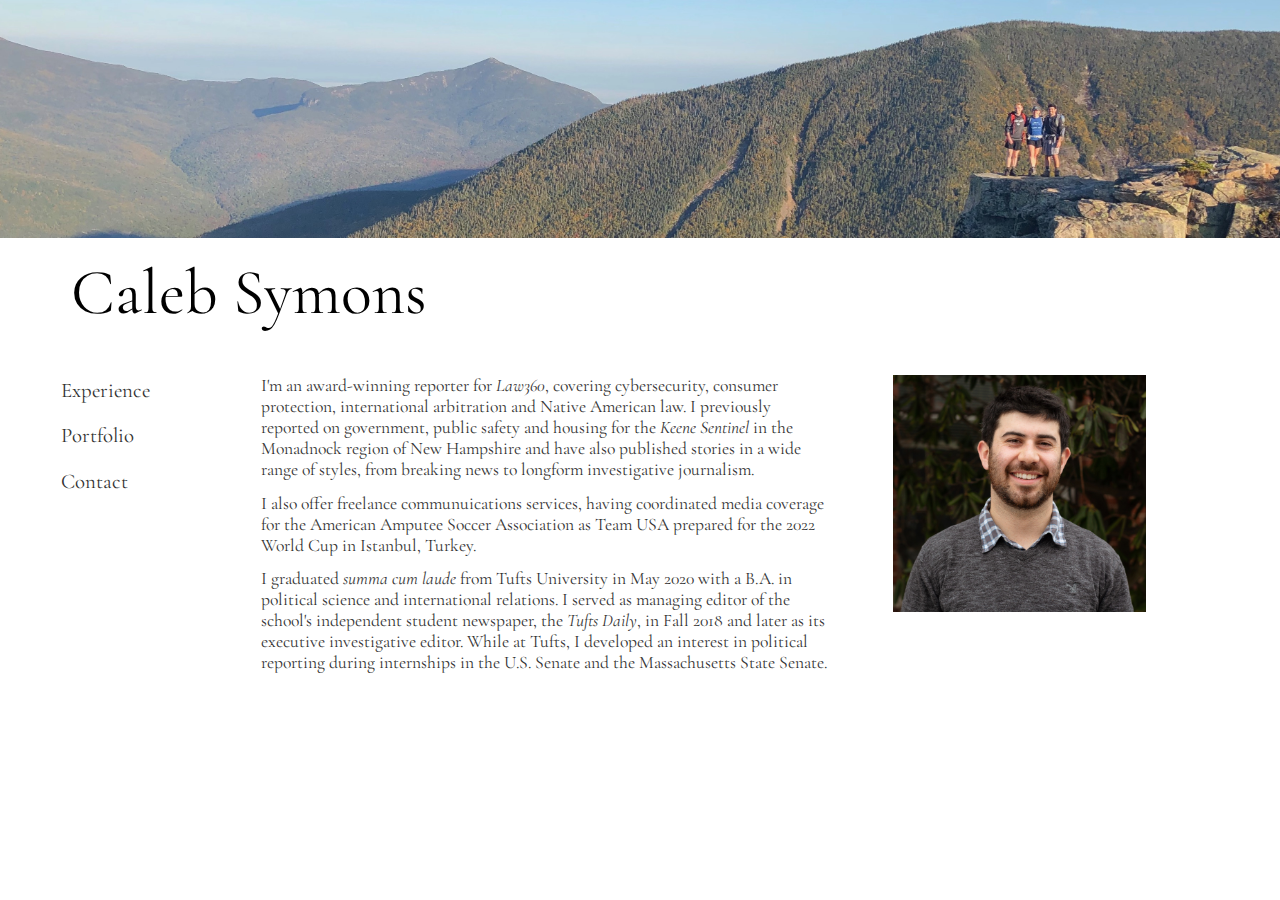
<file: index.html>
<!DOCTYPE html>
<html>
<head>
<title>Caleb Symons</title>
<link href="https://fonts.googleapis.com/css2?family=Cormorant+Garamond:ital,wght@0,300;0,400;0,700;1,500;1,700&display=swap" rel="stylesheet">
<link href="https://fonts.googleapis.com/css2?family=Raleway:wght@400;500&display=swap" rel="stylesheet">
<link rel='icon' href='https://static.thenounproject.com/png/372615-200.png' type='image/x-icon'/ >
<link rel="stylesheet" type="text/css" href="caleb.css">
<script type="text/javascript" src="sticky.js"></script>
</head>
<body>
  <div id="topbar"></div>
  <div id="caleb" class="blank"><a href="/">Caleb Symons</a></div>
  <div id="sidebar" class="main">
    <a href="/experience"><div class="line"></div>Experience</a>
    <a href="/portfolio"><div class="line"></div>Portfolio</a>
    <a href="/contact"><div class="line"></div>Contact</a>
  </div>
  <img id="prof" src="CalebSymons_headshot.jpeg"/>
  <div id="text">
    <p>I'm an award-winning reporter for <i>Law360</i>, covering cybersecurity, consumer protection, international arbitration and Native American law. I previously reported on government, public safety and housing for the <i>Keene Sentinel</i> in the Monadnock region of New Hampshire and have also published stories in a wide range of styles, from breaking news to longform investigative journalism.</p>
    <p>I also offer freelance communuications services, having coordinated media coverage for the American Amputee Soccer Association as Team USA prepared for the 2022 World Cup in Istanbul, Turkey.<p>
    <p>I graduated <i>summa cum laude</i> from Tufts University in May 2020 with a B.A. in political science and international relations. I served as managing editor of the school's independent student newspaper, the <i>Tufts Daily</i>, in Fall 2018 and later as its executive investigative editor. While at Tufts, I developed an interest in political reporting during internships in the U.S. Senate and the Massachusetts State Senate.</p>
  </div>
</body>
</html>
</file>
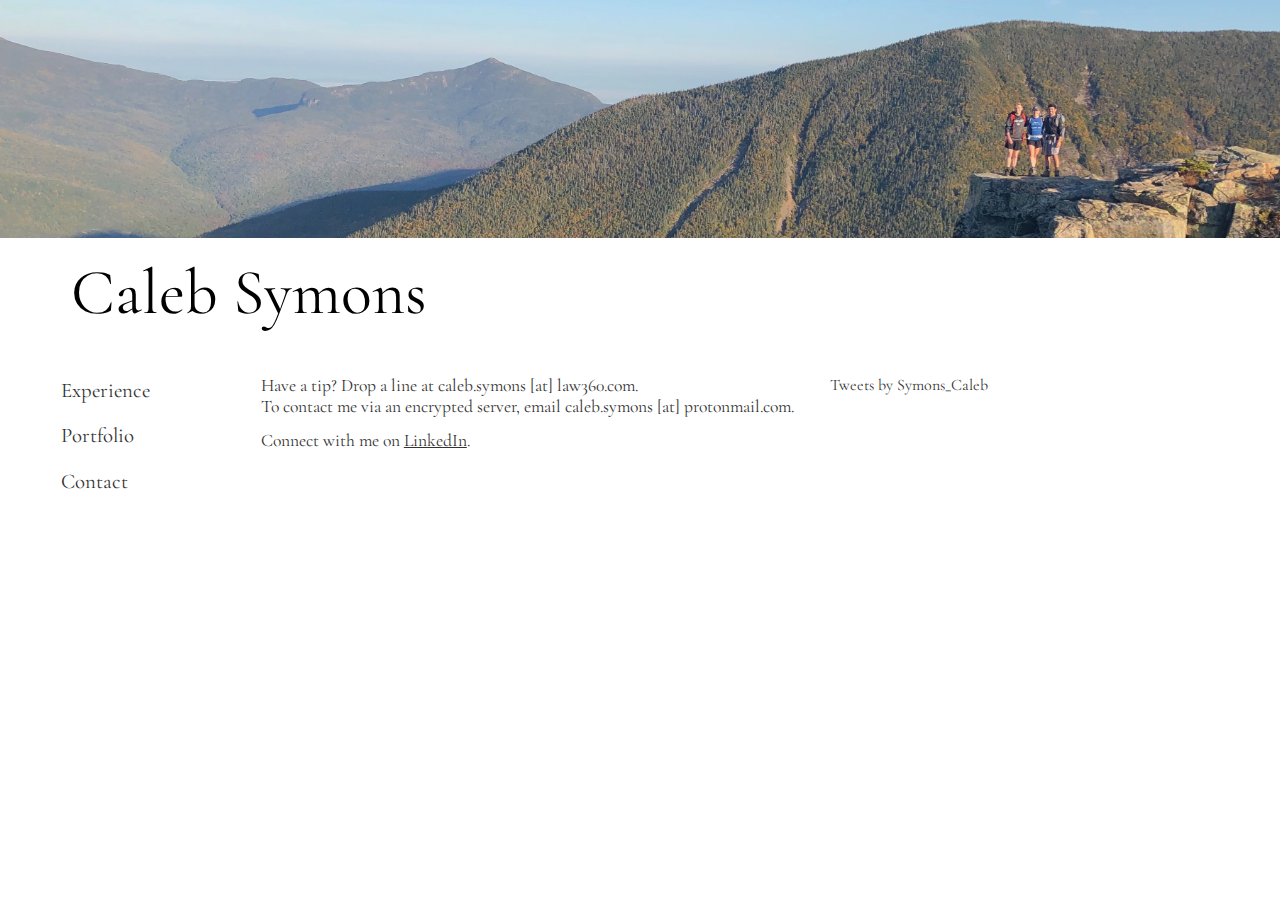
<file: contact.html>
<!DOCTYPE html>
<html>
<head>
<title>Caleb Symons</title>
<link href="https://fonts.googleapis.com/css2?family=Cormorant+Garamond:ital,wght@0,300;0,400;0,700;1,500;1,700&display=swap" rel="stylesheet">
<link href="https://fonts.googleapis.com/css2?family=Raleway:wght@400;500&display=swap" rel="stylesheet">
<link rel='icon' href='https://static.thenounproject.com/png/372615-200.png' type='image/x-icon'/ >
<link rel="stylesheet" type="text/css" href="caleb.css">

</head>
<body>
  <div id="topbar"></div>

  <div id="caleb" class="blank"><a href="/">Caleb Symons</a></div>
  <div id="sidebar">
    <a href="/experience"><div class="line"></div>Experience</a>
    <a href="/portfolio"><div class="line"></div>Portfolio</a>
    <a href="/contact"><div class="line"></div>Contact</a>
  </div>
  <div id="bin">
  <div id="contact">
    Have a tip? Drop a line at caleb.symons [at] law360.com</a>.
    <br>
    To contact me via an encrypted server, email caleb.symons [at] protonmail.com</a>.
    <p>Connect with me on <a href="https://www.linkedin.com/in/caleb-symons-663068136/">LinkedIn</a>.</p>
    </div>
    <div id="twitter"><a class="twitter-timeline" data-width="350" data-height="450" data-dnt="true" data-theme="dark" href="https://twitter.com/Symons_Caleb?ref_src=twsrc%5Etfw">Tweets by Symons_Caleb</a> <script async src="https://platform.twitter.com/widgets.js" charset="utf-8"></script></div>
  </div>
</body>
<script type="text/javascript" src="https://github.com/calebsymons2/calebsymons2.github.io/blob/master/sticky.js"></script>
</html>
</file>
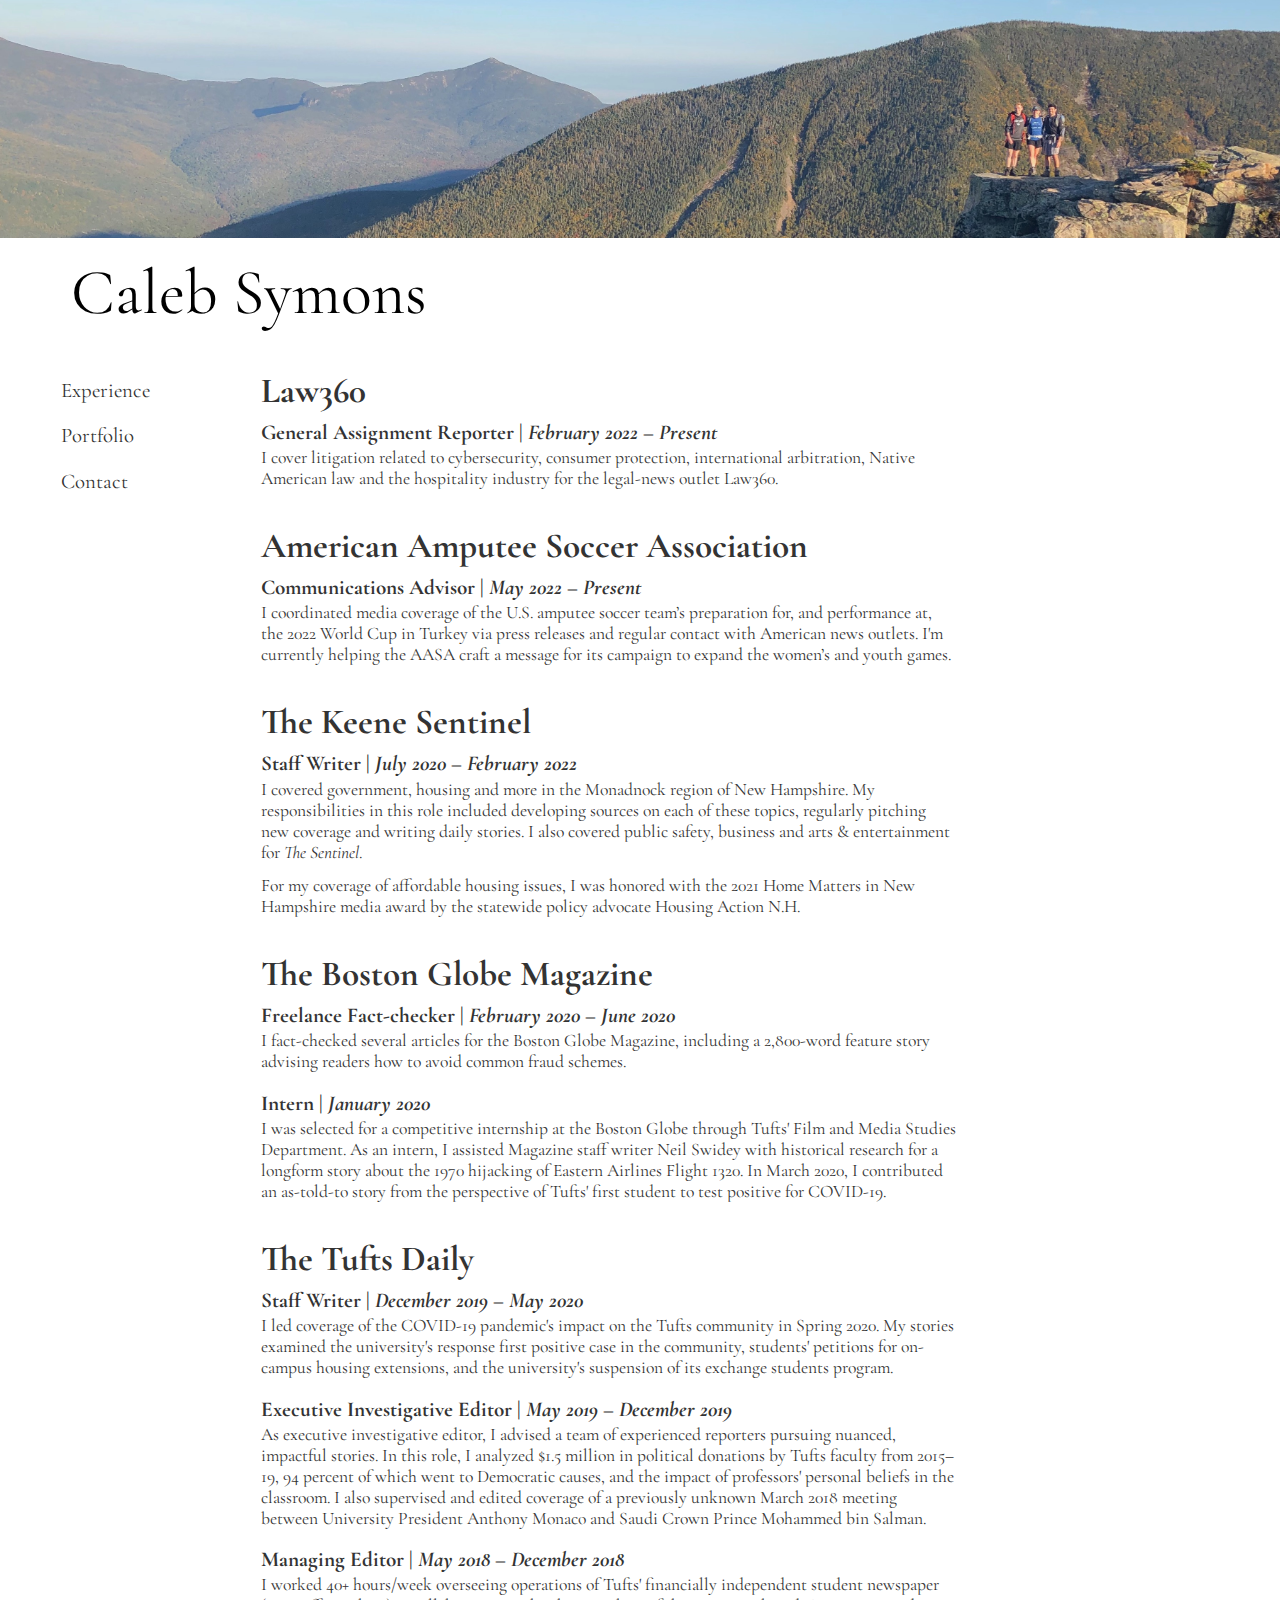
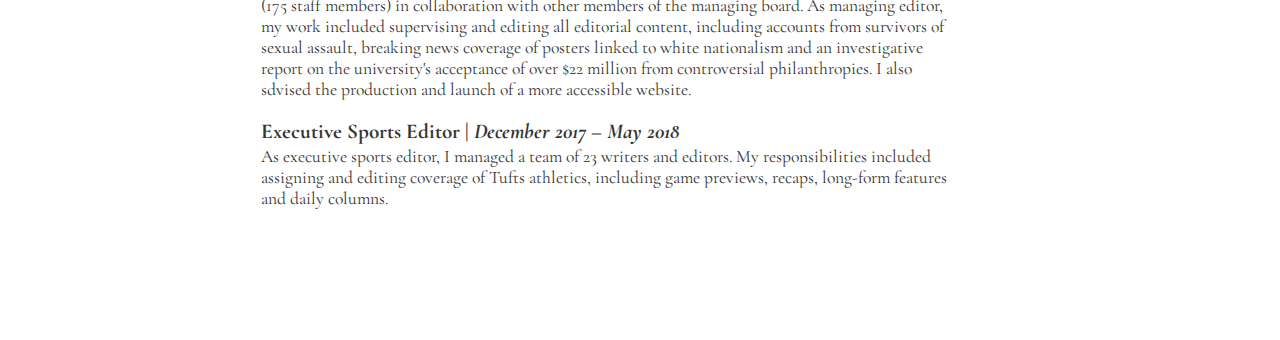
<file: experience.html>
<!DOCTYPE html>
<html>
<head>
<title>Caleb Symons</title>
<link href="https://fonts.googleapis.com/css2?family=Cormorant+Garamond:ital,wght@0,300;0,400;0,700;1,500;1,700&display=swap" rel="stylesheet">
<link href="https://fonts.googleapis.com/css2?family=Raleway:wght@400;500&display=swap" rel="stylesheet">
<link rel='icon' href='https://static.thenounproject.com/png/372615-200.png' type='image/x-icon'/ >
<link rel="stylesheet" type="text/css" href="caleb.css">
<style type="text/css">.name {width:100%;top:0;padding-top:5%;}</style>
</head>
<body>
  <div id="topbar"></div>
  <div id="caleb" class="blank"><a href="/">Caleb Symons</a></div>
  <div id="sidebar">
    <a href="/experience"><div class="line"></div>Experience</a>
    <a href="/portfolio"><div class="line"></div>Portfolio</a>
    <a href="/contact"><div class="line"></div>Contact</a>
  </div>
  <div id="exp_text">
      <h1>Law360</h1>
         <h2>General Assignment Reporter | <i>February 2022 &ndash; Present</i></h2>I cover litigation related to cybersecurity, consumer protection, international arbitration, Native American law and the hospitality industry for the legal-news outlet Law360.
      <h1>American Amputee Soccer Association</h1>
         <h2>Communications Advisor | <i>May 2022 &ndash; Present</i></h2>I coordinated media coverage of the U.S. amputee soccer team’s preparation for, and performance at, the 2022 World Cup in Turkey via press releases and regular contact with American news outlets. I'm currently helping the AASA craft a message for its campaign to expand the women’s and youth games. 
      <h1>The Keene Sentinel</h1>
        <h2>Staff Writer | <i>July 2020 &ndash; February 2022</i></h2>I covered government, housing and more in the Monadnock region of New Hampshire. My responsibilities in this role included developing sources on each of these topics, regularly pitching new coverage and writing daily stories. I also covered public safety, business and arts & entertainment for <i>The Sentinel</i>.<p>For my coverage of affordable housing issues, I was honored with the 2021 Home Matters in New Hampshire media award by the statewide policy advocate Housing Action N.H.
      <h1>The Boston Globe Magazine</h1>
        <h2>Freelance Fact-checker | <i>February 2020 &ndash; June 2020</i></h2>I fact-checked several articles for the Boston Globe Magazine, including a 2,800-word feature story advising readers how to avoid common fraud schemes.
        <h2>Intern | <i>January 2020</i></h2>I was selected for a competitive internship at the Boston Globe through Tufts' Film and Media Studies Department. As an intern, I assisted Magazine staff writer Neil Swidey with historical research for a longform story about the 1970 hijacking of Eastern Airlines Flight 1320. In March 2020, I contributed an as-told-to story from the perspective of Tufts' first student to test positive for COVID-19.
      <h1>The Tufts Daily</h1>
        <h2>Staff Writer | <i>December 2019 &ndash; May 2020</i></h2>I led coverage of the COVID-19 pandemic's impact on the Tufts community in Spring 2020. My stories examined the university's response first positive case in the community, students' petitions for on-campus housing extensions, and the university's suspension of its exchange students program.
        <h2>Executive Investigative Editor | <i>May 2019 &ndash; December 2019</i></h2>As executive investigative editor, I advised a team of experienced reporters pursuing nuanced, impactful stories. In this role, I analyzed $1.5 million in political donations by Tufts faculty from 2015–19, 94 percent of which went to Democratic causes, and the impact of professors' personal beliefs in the classroom. I also supervised and edited coverage of a previously unknown March 2018 meeting between University President Anthony Monaco and Saudi Crown Prince Mohammed bin Salman.
        <h2>Managing Editor | <i>May 2018 &ndash; December 2018</i></h2>I worked 40+ hours/week overseeing operations of Tufts' financially independent student newspaper (175 staff members) in collaboration with other members of the managing board. As managing editor, my work included supervising and editing all editorial content, including accounts from survivors of sexual assault, breaking news coverage of posters linked to white nationalism and an investigative report on the university's acceptance of over $22 million from controversial philanthropies. I also sdvised the production and launch of a more accessible website.
        <h2>Executive Sports Editor | <i>December 2017 &ndash; May 2018</i></h2>As executive sports editor, I managed a team of 23 writers and editors. My responsibilities included assigning and editing coverage of Tufts athletics, including game previews, recaps, long-form features and daily columns.
  </div>
  <script type="text/javascript"></script>
</body>
</html>
</file>
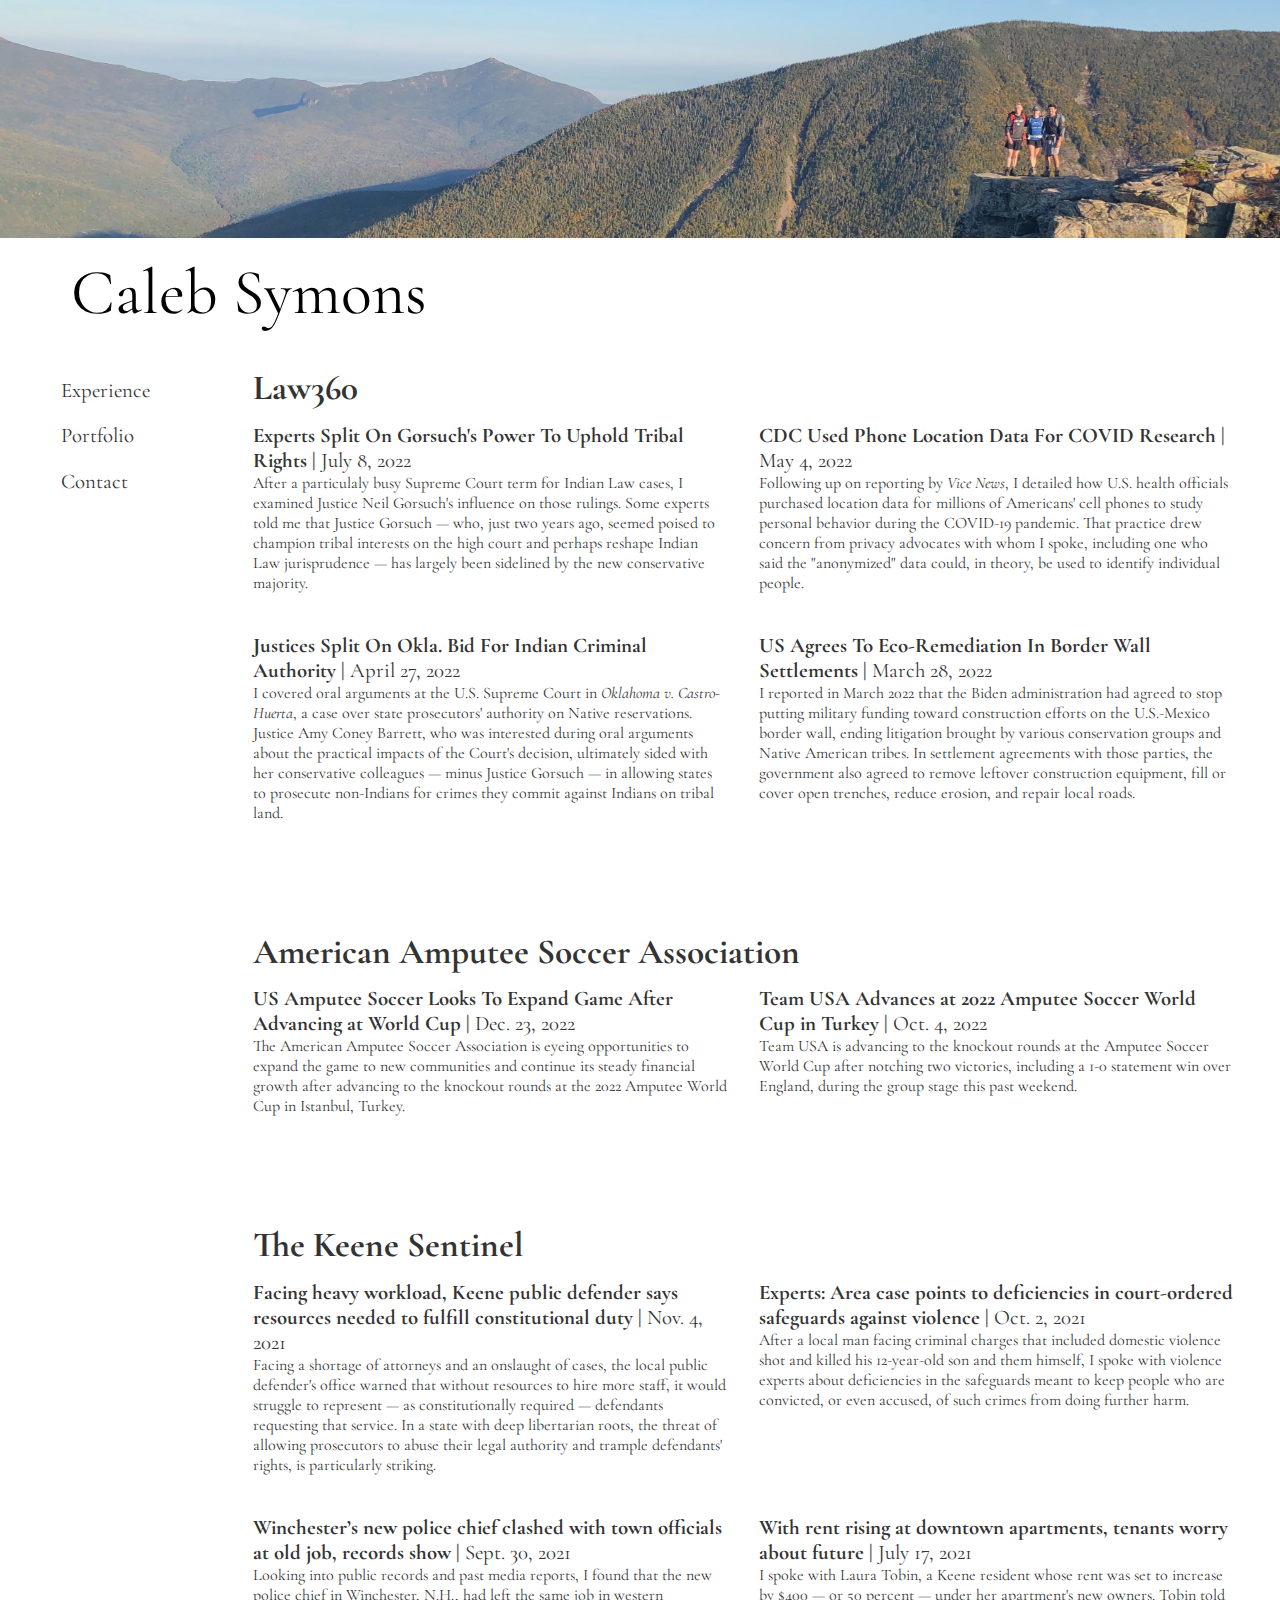
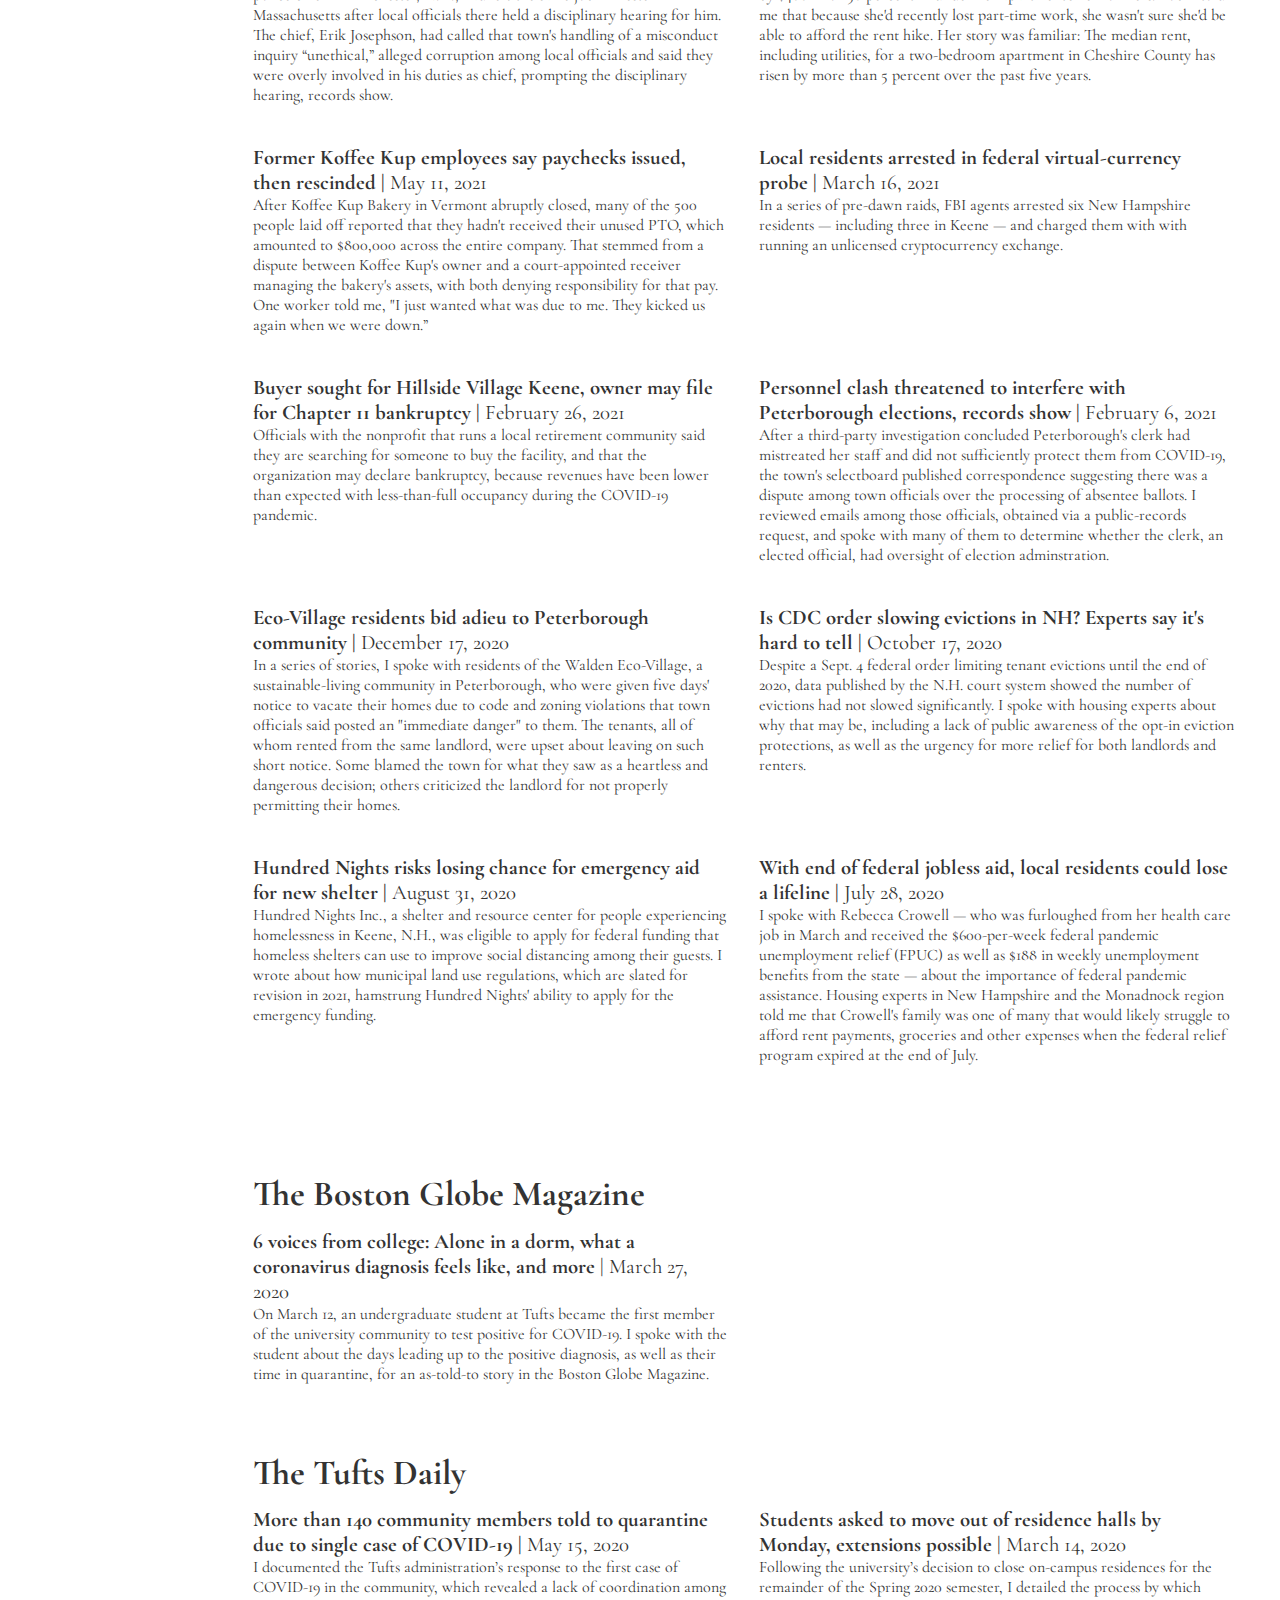
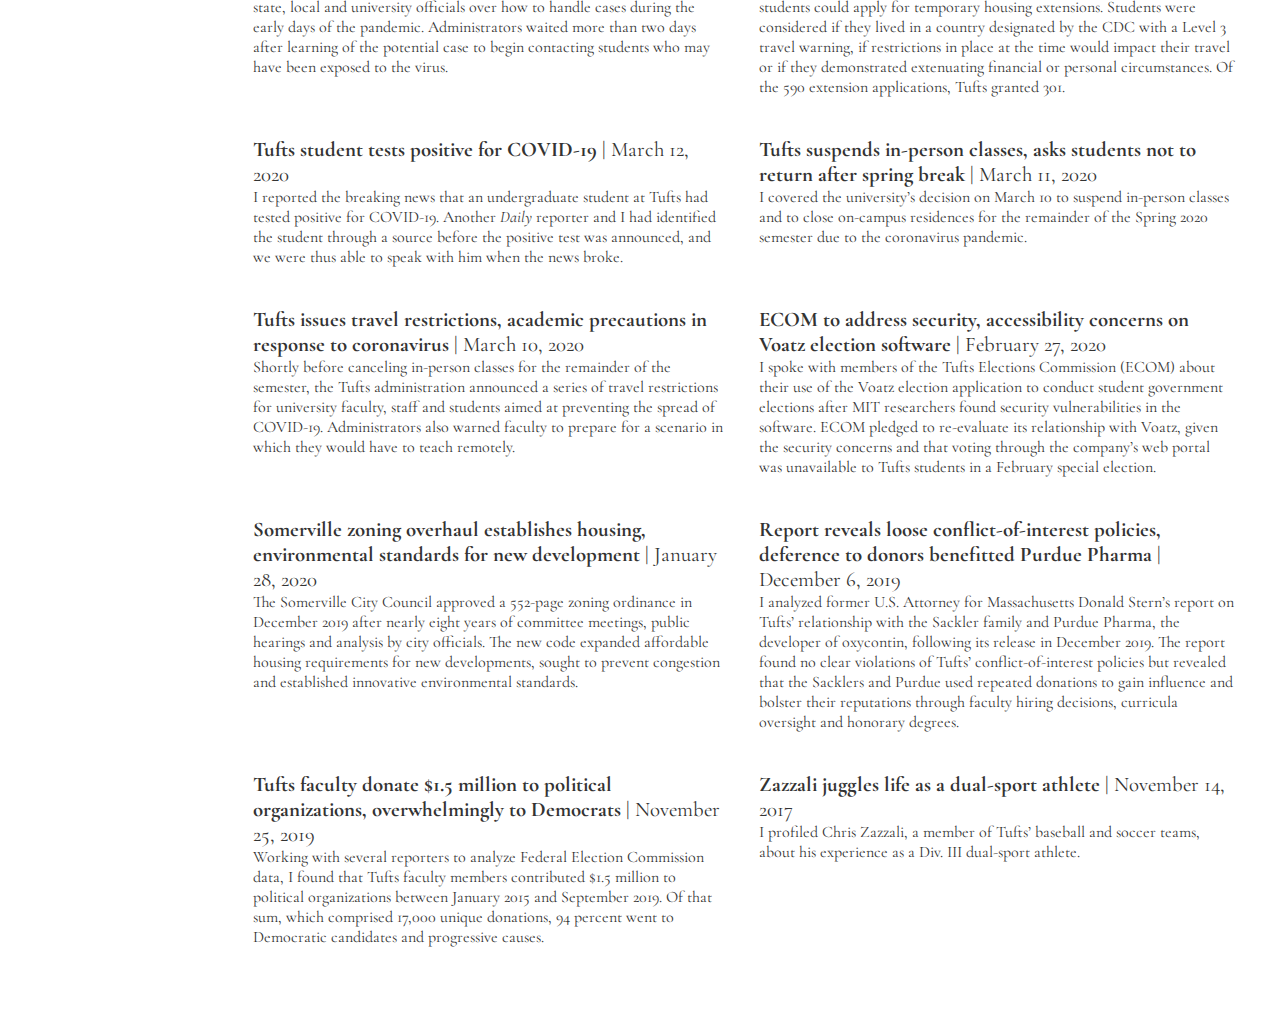
<file: portfolio.html>
<!DOCTYPE html>
<html>
<head>
<title>Caleb Symons</title>
<link href="https://fonts.googleapis.com/css2?family=Cormorant+Garamond:ital,wght@0,300;0,400;0,700;1,500;1,700&display=swap" rel="stylesheet">
<link href="https://fonts.googleapis.com/css2?family=Raleway:wght@400;500&display=swap" rel="stylesheet">
<link rel='icon' href='https://static.thenounproject.com/png/372615-200.png' type='image/x-icon'/ >
<link rel="stylesheet" type="text/css" href="caleb.css">
<style type="text/css">.name {width:100%;top:0;padding-top:5%;}</style>
</head>
<body>
  <div id="topbar"></div>
  <div id="caleb" class="blank"><a href="/">Caleb Symons</a></div>
  <div id="sidebar">
    <a href="/experience"><div class="line"></div>Experience</a>
    <a href="/portfolio"><div class="line"></div>Portfolio</a>
    <a href="/contact"><div class="line"></div>Contact</a>
  </div>
  <div id="bod">
  <div class="portfolio block2">
    <h1>Law360</h1>
    <div class="row">
     <div class="elem">
       <div class="headline"><a href="https://www.law360.com/articles/1509557/experts-split-on-gorsuch-s-power-to-uphold-tribal-rights"> Experts Split On Gorsuch's Power To Uphold Tribal Rights</a> | <div class="date">July 8, 2022</div></div>
       <div class="description">After a particulaly busy Supreme Court term for Indian Law cases, I examined Justice Neil Gorsuch's influence on those rulings. Some experts told me that Justice Gorsuch — who, just two years ago, seemed poised to champion tribal interests on the high court and perhaps reshape Indian Law jurisprudence — has largely been sidelined by the new conservative majority. </div>
      </div>
     <div class="elem">
       <div class="headline"><a href="https://www.law360.com/articles/1489646/cdc-used-phone-location-data-for-covid-research"> CDC Used Phone Location Data For COVID Research</a> | <div class="date">May 4, 2022</div></div>
       <div class="description">Following up on reporting by <i>Vice News</i>, I detailed how U.S. health officials purchased location data for millions of Americans' cell phones to study personal behavior during the COVID-19 pandemic. That practice drew concern from privacy advocates with whom I spoke, including one who said  the "anonymized" data could, in theory, be used to identify individual people. </div>
      </div>
     </div>
    <div class="row">
     <div class="elem">
       <div class="headline"><a href="https://www.law360.com/articles/1487779/justices-split-on-okla-bid-for-indian-criminal-authority"> Justices Split On Okla. Bid For Indian Criminal Authority</a> | <div class="date">April 27, 2022</div></div>
       <div class="description">I covered oral arguments at the U.S. Supreme Court in <i>Oklahoma v. Castro-Huerta</i>, a case over state prosecutors' authority on Native reservations. Justice Amy Coney Barrett, who was interested during oral arguments about the practical impacts of the Court's decision, ultimately sided with her conservative colleagues — minus Justice Gorsuch — in allowing states to prosecute non-Indians for crimes they commit against Indians on tribal land. </div>
      </div>
     <div class="elem">
       <div class="headline"><a href="https://www.law360.com/articles/1477404/us-agrees-to-eco-remediation-in-border-wall-settlements"> US Agrees To Eco-Remediation In Border Wall Settlements</a> | <div class="date">March 28, 2022</div></div>
       <div class="description">I reported in March 2022 that the Biden administration had agreed to stop putting military funding toward construction efforts on the U.S.-Mexico border wall, ending litigation brought by various conservation groups and Native American tribes. In settlement agreements with those parties, the government also agreed to remove leftover construction equipment, fill or cover open trenches, reduce erosion, and repair local roads. </div>
      </div>
     </div>
     <div class="elem"></div>
    </div>
   </div>
  <div class="portfolio block2">
   <h1>American Amputee Soccer Association</h1>
    <div class="row">
      <div class="elem">
        <div class="headline"><a href="https://www.einnews.com/pr_news/607794742/us-amputee-soccer-looks-to-expand-game-after-advancing-at-world-cup"> US Amputee Soccer Looks To Expand Game After Advancing at World Cup</a> | <div class="date">Dec. 23, 2022</div></div>
        <div class="description">The American Amputee Soccer Association is eyeing opportunities to expand the game to new communities and continue its steady financial growth after advancing to the knockout rounds at the 2022 Amputee World Cup in Istanbul, Turkey. </div>
       </div>
      <div class="elem">
        <div class="headline"><a href="https://www.einpresswire.com/article/594139223/team-usa-advances-at-2022-amputee-soccer-world-cup-in-turkey"> Team USA Advances at 2022 Amputee Soccer World Cup in Turkey</a> | <div class="date">Oct. 4, 2022</div></div>
        <div class="description">Team USA is advancing to the knockout rounds at the Amputee Soccer World Cup after notching two victories, including a 1-0 statement win over England, during the group stage this past weekend. </div>
      </div>
     </div>
     <div class="elem"></div>
    </div>
   </div>
  <div class="portfolio block2">
    <h1>The Keene Sentinel</h1>
    <div class="row">
      <div class="elem">
        <div class="headline"><a href="https://www.sentinelsource.com/news/local/facing-heavy-workload-keene-public-defender-says-resources-needed-to-fulfill-constitutional-duty/article_219026b9-6a45-5566-958a-6da65f3443c5.html"> Facing heavy workload, Keene public defender says resources needed to fulfill constitutional duty</a> | <div class="date">Nov. 4, 2021</div></div>
        <div class="description">Facing a shortage of attorneys and an onslaught of cases, the local public defender's office warned that without resources to hire more staff, it would struggle to represent — as constitutionally required — defendants requesting that service. In a state with deep libertarian roots, the threat of allowing prosecutors to abuse their legal authority and trample defendants' rights, is particularly striking. </div>
      </div>
      <div class="elem">
        <div class="headline"><a href="https://www.sentinelsource.com/news/local/experts-area-case-points-to-deficiencies-in-court-ordered-safeguards-against-violence/article_e9051813-ec4d-57bb-a865-cf58a90d0988.html"> Experts: Area case points to deficiencies in court-ordered safeguards against violence</a> | <div class="date">Oct. 2, 2021</div></div>
        <div class="description">After a local man facing criminal charges that included domestic violence shot and killed his 12-year-old son and them himself, I spoke with violence experts about deficiencies in the safeguards meant to keep people who are convicted, or even accused, of such crimes from doing further harm. </div>
      </div>
     </div>
    <div class="row">
      <div class="elem">
        <div class="headline"><a href="https://www.sentinelsource.com/news/local/winchester-s-new-police-chief-clashed-with-town-officials-at-old-job-records-show/article_50b845c3-51c0-5652-9a43-5fa73b3254ed.html"> Winchester’s new police chief clashed with town officials at old job, records show</a> | <div class="date">Sept. 30, 2021</div></div>
        <div class="description">Looking into public records and past media reports, I found that the new police chief in Winchester, N.H., had left the same job in western Massachusetts after local officials there held a disciplinary hearing for him. The chief, Erik Josephson, had called that town's handling of a misconduct inquiry “unethical,” alleged corruption among local officials and said they were overly involved in his duties as chief, prompting the disciplinary hearing, records show. </div>
      </div>
      <div class="elem">
        <div class="headline"><a href="https://www.sentinelsource.com/news/local/with-rent-rising-at-downtown-apartments-tenants-worry-about-future/article_edb1d569-f133-5550-8f9a-db6a7cb6898d.html"> With rent rising at downtown apartments, tenants worry about future</a> | <div class="date">July 17, 2021</div></div>
        <div class="description">I spoke with Laura Tobin, a Keene resident whose rent was set to increase by $400 — or 50 percent — under her apartment's new owners. Tobin told me that because she'd recently lost part-time work, she wasn't sure she'd be able to afford the rent hike. Her story was familiar: The median rent, including utilities, for a two-bedroom apartment in Cheshire County has risen by more than 5 percent over the past five years. </div>
      </div>
     </div>
    <div class="row">
      <div class="elem">
        <div class="headline"><a href="https://www.sentinelsource.com/news/local/former-koffee-kup-employees-say-paychecks-issued-then-rescinded/article_385f12c3-3d67-51ec-8da6-b454d206b162.html"> Former Koffee Kup employees say paychecks issued, then rescinded</a> | <div class="date">May 11, 2021</div></div>
        <div class="description">After Koffee Kup Bakery in Vermont abruptly closed, many of the 500 people laid off reported that they hadn't received their unused PTO, which amounted to $800,000 across the entire company. That stemmed from a dispute between Koffee Kup's owner and a court-appointed receiver managing the bakery's assets, with both denying responsibility for that pay. One worker told me, "I just wanted what was due to me. They kicked us again when we were down.” </div>
      </div>
      <div class="elem">
        <div class="headline"><a href="https://www.sentinelsource.com/news/local/local-residents-arrested-in-federal-virtual-currency-probe/article_64d5251a-7cb6-50ce-a686-9fd56c6912c8.html"> Local residents arrested in federal virtual-currency probe</a> | <div class="date">March 16, 2021</div></div>
        <div class="description">In a series of pre-dawn raids, FBI agents arrested six New Hampshire residents — including three in Keene — and charged them with with running an unlicensed cryptocurrency exchange. </div>
      </div>
     </div>
    <div class="row">
      <div class="elem">
        <div class="headline"><a href="https://www.sentinelsource.com/news/local/buyer-sought-for-hillside-village-keene-owner-may-file-for-chapter-11-bankruptcy/article_e0e235b8-b335-569d-844e-87a67ec71b5d.html"> Buyer sought for Hillside Village Keene, owner may file for Chapter 11 bankruptcy</a> | <div class="date">February 26, 2021</div></div>
        <div class="description">Officials with the nonprofit that runs a local retirement community said they are searching for someone to buy the facility, and that the organization may declare bankruptcy, because revenues have been lower than expected with less-than-full occupancy during the COVID-19 pandemic. </div>
      </div>
      <div class="elem">
        <div class="headline"><a href="https://www.sentinelsource.com/news/local/personnel-clash-threatened-to-interfere-with-peterborough-elections-records-show/article_dbda1c96-74b5-5a6a-ad76-f4ca321d873c.html"> Personnel clash threatened to interfere with Peterborough elections, records show</a> | <div class="date">February 6, 2021</div></div>
        <div class="description">After a third-party investigation concluded Peterborough's clerk had mistreated her staff and did not sufficiently protect them from COVID-19, the town's selectboard published correspondence suggesting there was a dispute among town officials over the processing of absentee ballots. I reviewed emails among those officials, obtained via a public-records request, and spoke with many of them to determine whether the clerk, an elected official, had oversight of election adminstration. </div>
      </div>
     </div>
    <div class="row">
      <div class="elem">
        <div class="headline"><a href="https://www.sentinelsource.com/news/local/eco-village-residents-bid-adieu-to-peterborough-community/article_beb929cc-6f67-5670-aab1-29ae25e4ef3d.html"> Eco-Village residents bid adieu to Peterborough community</a> | <div class="date">December 17, 2020</div></div>
        <div class="description">In a series of stories, I spoke with residents of the Walden Eco-Village, a sustainable-living community in Peterborough, who were given five days' notice to vacate their homes due to code and zoning violations that town officials said posted an "immediate danger" to them. The tenants, all of whom rented from the same landlord, were upset about leaving on such short notice. Some blamed the town for what they saw as a heartless and dangerous decision; others criticized the landlord for not properly permitting their homes. </div>
      </div>
      <div class="elem">
        <div class="headline"><a href="https://www.sentinelsource.com/news/local/is-cdc-order-slowing-evictions-in-nh-experts-say-its-hard-to-tell/article_885e31fb-f3a3-5b12-8a94-ca78e828ee47.html"> Is CDC order slowing evictions in NH? Experts say it's hard to tell</a> | <div class="date">October 17, 2020</div></div>
        <div class="description">Despite a Sept. 4 federal order limiting tenant evictions until the end of 2020, data published by the N.H. court system showed the number of evictions had not slowed significantly. I spoke with housing experts about why that may be, including a lack of public awareness of the opt-in eviction protections, as well as the urgency for more relief for both landlords and renters. </div>
      </div>
     </div>
    <div class="row">
      <div class="elem">
        <div class="headline"><a href="https://www.sentinelsource.com/news/local/hundred-nights-risks-losing-chance-for-emergency-aid-for-new-shelter/article_1068b955-139d-54c8-8fc8-aec35a0338b7.html/"> Hundred Nights risks losing chance for emergency aid for new shelter</a> | <div class="date">August 31, 2020</div></div>
        <div class="description">Hundred Nights Inc., a shelter and resource center for people experiencing homelessness in Keene, N.H., was eligible to apply for federal funding that homeless shelters can use to improve social distancing among their guests. I wrote about how municipal land use regulations, which are slated for revision in 2021, hamstrung Hundred Nights' ability to apply for the emergency funding. </div>
       </div>
      <div class="elem">
        <div class="headline"><a href="https://www.sentinelsource.com/news/local/with-end-of-federal-jobless-aid-local-residents-could-lose-a-lifeline/article_c36aecf7-b537-581e-899b-22c51c72df79.html/"> With end of federal jobless aid, local residents could lose a lifeline</a> | <div class="date">July 28, 2020</div></div>
        <div class="description">I spoke with Rebecca Crowell — who was furloughed from her health care job in March and received the $600-per-week federal pandemic unemployment relief (FPUC) as well as $188 in weekly unemployment benefits from the state — about the importance of federal pandemic assistance. Housing experts in New Hampshire and the Monadnock region told me that Crowell's family was one of many that would likely struggle to afford rent payments, groceries and other expenses when the federal relief program expired at the end of July. </div>
       </div>
      </div>
     <div class="elem"></div>
    </div>
   </div>
  <div class="portfolio block2">
   <h1>The Boston Globe Magazine</h1>
   <div class="row">
      <div class="elem">
        <div class="headline"><a href="https://www.bostonglobe.com/2020/03/27/magazine/6-voices-college-alone-dorm-what-coronavirus-diagnosis-feels-like-more/" target="_blank"> 6 voices from college: Alone in a dorm, what a coronavirus diagnosis feels like, and more</a> <div class="date">| March 27, 2020</div></div>
        <div class="description">On March 12, an undergraduate student at Tufts became the first member of the university community to test positive for COVID-19. I spoke with the student about the days leading up to the positive diagnosis, as well as their time in quarantine, for an as-told-to story in the Boston Globe Magazine.</div>
       </div>
      <div class="elem"></div>
     </div>
   </div>
  <div class="portfolio block2">
    <h1>The Tufts Daily</h1>
    <div class="row">
      <div class="elem">
        <div class="headline"><a href="https://tuftsdaily.com/investigative/2020/05/15/more-than-140-community-members-told-to-quarantine-due-to-single-case-of-covid-19/" target="_blank"> More than 140 community members told to quarantine due to single case of COVID-19</a> | <div class="date">May 15, 2020</div></div>
        <div class="description">I documented the Tufts administration’s response to the first case of COVID-19 in the community, which revealed a lack of coordination among state, local and university officials over how to handle cases during the early days of the pandemic. Administrators waited more than two days after learning of the potential case to begin contacting students who may have been exposed to the virus.</div>
       </div>
      <div class="elem">
        <div class="headline"><a href="https://tuftsdaily.com/news/2020/03/14/students-asked-move-residence-halls-monday-extensions-possible/" target="_blank">Students asked to move out of residence halls by Monday, extensions possible</a><div class="date"> | March 14, 2020</div></div>
        <div class="description">Following the university’s decision to close on-campus residences for the remainder of the Spring 2020 semester, I detailed the process by which students could apply for temporary housing extensions. Students were considered if they lived in a country designated by the CDC with a Level 3 travel warning, if restrictions in place at the time would impact their travel or if they demonstrated extenuating financial or personal circumstances. Of the 590 extension applications, Tufts granted 301.</div>
      </div>
     </div>
    <div class="row">
      <div class="elem">
        <div class="headline"><a href="https://tuftsdaily.com/news/2020/03/12/breaking-tufts-student-tests-positive-covid-19/" target="_blank">Tufts student tests positive for COVID-19</a> <div class="date">| March 12, 2020</div></div>
        <div class="description">I reported the breaking news that an undergraduate student at Tufts had tested positive for COVID-19. Another <i>Daily</i> reporter and I had identified the student through a source before the positive test was announced, and we were thus able to speak with him when the news broke.</div>
       </div>
      <div class="elem">
        <div class="headline"><a href="https://tuftsdaily.com/news/2020/03/11/breaking-tufts-suspends-person-classes-asks-students-not-return-spring-break/" target="_blank">Tufts suspends in-person classes, asks students not to return after spring break</a><div class="date"> | March 11, 2020</div></div>
        <div class="description">I covered the university’s decision on March 10 to suspend in-person classes and to close on-campus residences for the remainder of the Spring 2020 semester due to the coronavirus pandemic.</div>
      </div>
     </div>
    <div class="row">
      <div class="elem">
        <div class="headline"><a href="https://tuftsdaily.com/news/2020/03/10/university-issues-travel-restrictions-academic-precautions-response-coronavirus/" target="_blank">Tufts issues travel restrictions, academic precautions in response to coronavirus</a><div class="date"> | March 10, 2020</div></div>
        <div class="description">Shortly before canceling in-person classes for the remainder of the semester, the Tufts administration announced a series of travel restrictions for university faculty, staff and students aimed at preventing the spread of COVID-19. Administrators also warned faculty to prepare for a scenario in which they would have to teach remotely.</div>
       </div>
      <div class="elem">
        <div class="headline"><a href="https://tuftsdaily.com/news/2020/02/27/ecom-address-security-accessibility-concerns-voatz-election-software/" target="_blank">ECOM to address security, accessibility concerns on Voatz election software</a><div class="date"> | February 27, 2020</div></div>
        <div class="description">I spoke with members of the Tufts Elections Commission (ECOM) about their use of the Voatz election application to conduct student government elections after MIT researchers found security vulnerabilities in the software. ECOM pledged to re-evaluate its relationship with Voatz, given the security concerns and that voting through the company’s web portal was unavailable to Tufts students in a February special election.</div>
       </div>
      </div>
     <div class="row">
      <div class="elem">
        <div class="headline"><a href="https://tuftsdaily.com/news/2020/01/28/somerville-zoning-overhaul-establishes-housing-environmental-standards-new-development/" target="_blank">Somerville zoning overhaul establishes housing, environmental standards for new development</a><div class="date"> | January 28, 2020</div></div>
        <div class="description">The Somerville City Council approved a 552-page zoning ordinance in December 2019 after nearly eight years of committee meetings, public hearings and analysis by city officials. The new code expanded affordable housing requirements for new developments, sought to prevent congestion and established innovative environmental standards.</div>
       </div>
      <div class="elem">
        <div class="headline"><a href="https://tuftsdaily.com/news/2019/12/06/sackler-report-reveals-lack-due-diligence-tufts/" target="_blank">Report reveals loose conflict-of-interest policies, deference to donors benefitted Purdue Pharma</a><div class="date"> | December 6, 2019</div></div>
        <div class="description">I analyzed former U.S. Attorney for Massachusetts Donald Stern’s report on Tufts’ relationship with the Sackler family and Purdue Pharma, the developer of oxycontin, following its release in December 2019. The report found no clear violations of Tufts’ conflict-of-interest policies but revealed that the Sacklers and Purdue used repeated donations to gain influence and bolster their reputations through faculty hiring decisions, curricula oversight and honorary degrees.</div>
       </div>
      </div>
     <div class="row">
      <div class="elem">
        <div class="headline"><a href="https://tuftsdaily.atavist.com/tufts-faculty-donate-15-million-to-political-organizations-overwhelmingly-to-democrats" target="_blank">Tufts faculty donate $1.5 million to political organizations, overwhelmingly to Democrats</a><div class="date"> | November 25, 2019</div></div>
        <div class="description">Working with several reporters to analyze Federal Election Commission data, I found that Tufts faculty members contributed $1.5 million to political organizations between January 2015 and September 2019. Of that sum, which comprised 17,000 unique donations, 94 percent went to Democratic candidates and progressive causes.</div>
       </div>
      <div class="elem">
        <div class="headline"><a href="https://tuftsdaily.com/sports/2017/11/14/zazzali-juggles-life-dual-sport-athlete/" target="_blank">Zazzali juggles life as a dual-sport athlete</a><div class="date"> | November 14, 2017</div></div>
        <div class="description">I profiled Chris Zazzali, a member of Tufts’ baseball and soccer teams, about his experience as a Div. III dual-sport athlete.</div>
       </div>
      </div>
     </div>
    </div>
   </div>
  </div>
</body>
<script type="text/javascript" src="https://raw.githubusercontent.com/calebsymons2/calebsymons2.github.io/master/sticky.js"></script>
</html>
</file>
<file: caleb.css>
body {
  font-family:'Cormorant Garamond', serif;
  color:#333333;
}
#sidebar {
  position:absolute;
  left:0;
  margin-left:1em;
  padding: 3.5%;
  text-align:left;
  top:19.5em;
}

.fixed_sidebar {
  position:fixed!important;
  top: 2em!important;
}

.fixed_bod {
  padding-top: 3.8em;
}

/* #bod .fixed_bod {
  padding-top: 10em;
} */

a {
  color:inherit;
  text-decoration:none;
}

.main {
  position:fixed;
}

#sidebar a {
  font-size:1.3em;
  font-weight:400;
  margin-top:1em;
  transition-duration:400ms;
  display:block;
}

.line {
  width:0;
  background:#708090;
  position:absolute;
  margin-top:.6em;
  height:1px;
  /*height:.9em;
  margin-top:.15em;*/
  transition-duration:400ms;
}

#sidebar a:hover {
  padding-left:15px;
  color:#000;
}

#sidebar a:hover .line {
  width:10px;
  margin-left:-15px;
}

#caleb {
  /* position:fixed; */
  margin-left:5%;
  margin-top:1em;
  background:#fff;
}

#caleb a {
  font-size:4em;
  font-family:'Cormorant Garamond', serif;
  color:#000000;
  margin-top:0;
}

#text {
  width:45%;
  margin-top:3.5%;
  margin-right:10%;
  margin-left:20%;
  background:#fff;
  z-index:9;
  font-size:1.1em;
}
#prof {
  width:20%;
  float:right;
  margin-right:10%;
  margin-top:3.5%;
}

#text i {
  font-weight:normal;
}

h2 {
  margin-bottom:.1em;
  font-size:1.25em;
}

p {
  margin-bottom:2em;
}

h1 {
  margin-top:1em;
  margin-bottom:-.3em;
}
#exp_text {
  width:55%;
  margin-top:3%;
  margin-right:10%;
  margin-left:20%;
  background:#fff;
  z-index:9;
  padding-bottom:7em;
  font-size:1.1em;

}

#exp_text h2 {
  font-size:1.2em;
}
#bin {
  display: flex;
  padding-bottom: 2.5em;
}
#contact {
  width:45%;
  margin-top:3.5%;
  margin-left:20%;
  background:#fff;
  z-index:9;
  padding-bottom:7em;
  font-size:1.1em;
}

#contact a {
  text-decoration:underline;
}

#twitter {
  margin-right:7%;
  display: flex;
  justify-content: flex-end;
  margin-top: 3.5%;
}

.portfolio {
  width:85%;
  margin-top:3.5%;
  margin-left:17%;
  padding-bottom:1em;
}

.block2 {
  margin-top:2em;
  margin-bottom:2em;
  width: 80%;
}

.portfolio h1 {
  display:block;
  margin-left:3%;
  font-size:2.2em;
}

.elem {
  margin-top:1.5em;
  width:40%;
  margin-bottom:1em;
  margin-left:3%;
  display: flex;
  flex-direction: column;
  flex-basis: 40%;
  box-sizing: border-box;
  flex: 1;

}

.headline {
  font-size:1.3em;
  font-weight:bold;
}

.date {
  display:inline;
  font-weight:normal;
}

#topbar {
  background-image: url("IMG_6392.jpeg");
  width: 105%;
  height: 15em;
  top:0%;
  display:block;
  background-repeat:no-repeat;
  background-size:cover;
  margin-left:-1%;
  margin-top:-10px;
}

.title {
  margin-top:20em;
}

.fixed_header {
  position:fixed;
  padding-top: 1em;
  width:100%;
  top:-1em;
}

.row {
  display: flex;
  flex-direction: row;
  flex-wrap: wrap;
  width: 100%;
}

body {
  overflow-x:hidden;
}

p {
  margin-top: 0.7em; margin-bottom: 0em;
}
</file>
